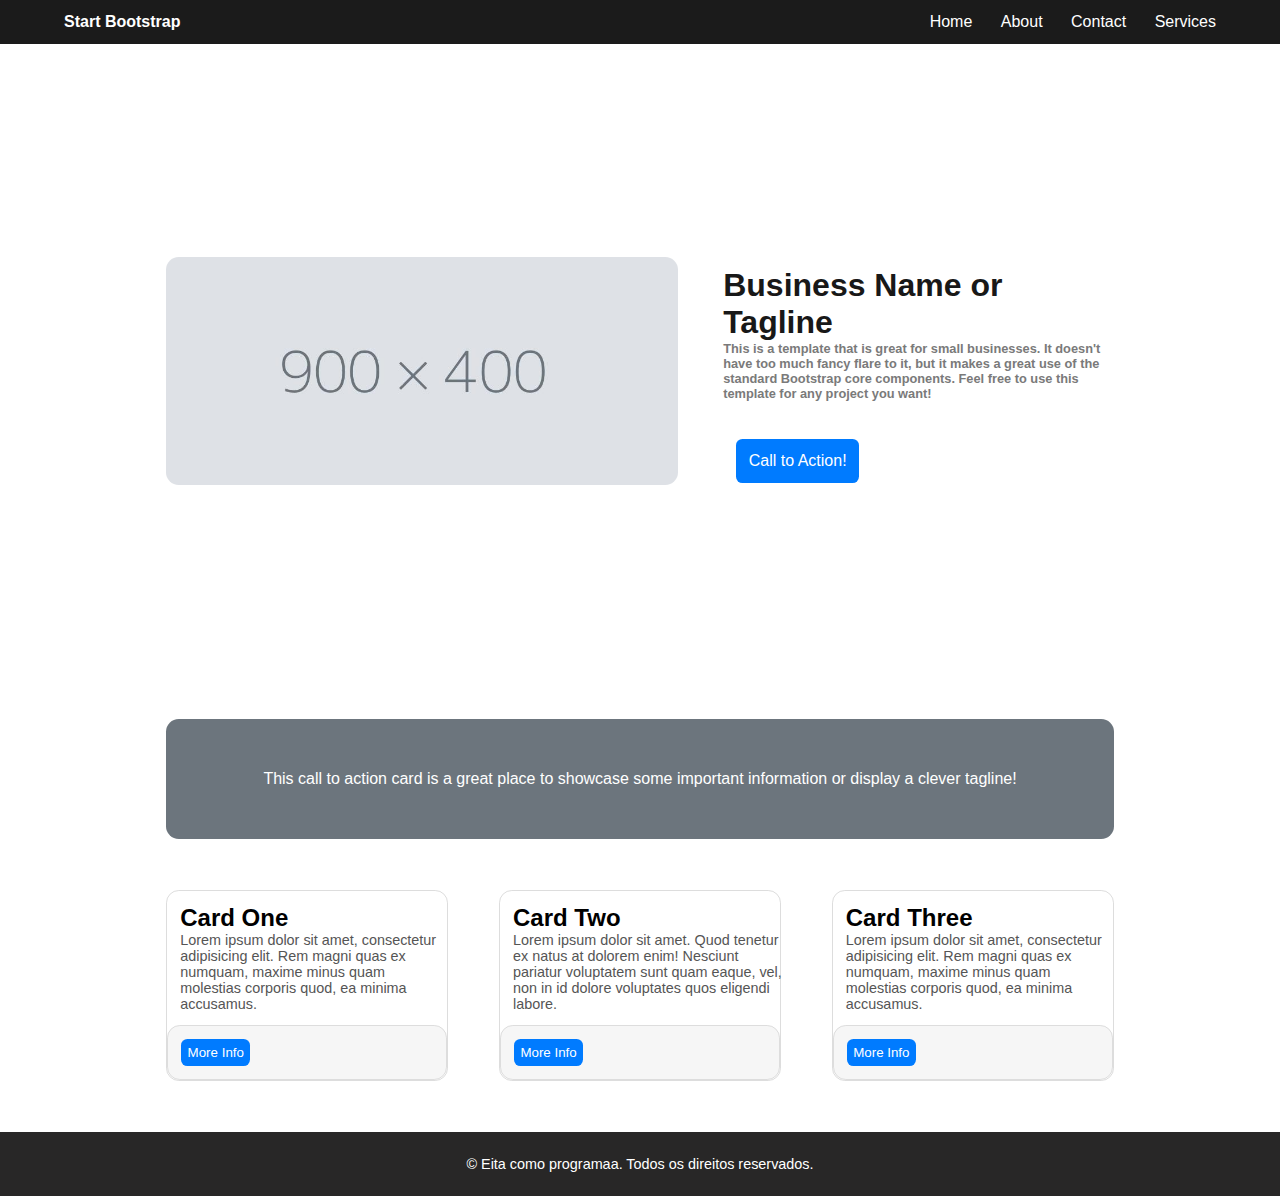
<file: Atvd1/index.html>
<!DOCTYPE html>
<html lang="en">

<head>
    <meta charset="UTF-8">
    <meta name="viewport" content="width=device-width, initial-scale=1.0">
    <title>Small Business - Projeto Escolar</title>
    <link rel="stylesheet" href="style.css">
</head>

<body>
    <!-- Cabeçalho -->
    <header>
        <div class="container">
            <div class="logo">
                <h1>Start Bootstrap</h1>
            </div>
            <nav>
                <a href="#home">Home</a>
                <a href="#">About</a>
                <a href="#">Contact</a>
                <a href="#">Services</a>
            </nav>
        </div>
    </header>

    <main>
        <section class="home">
            <div class="container2">
                <div class="container4">
                    <img src="img/phone.png" alt="Phone Image">
                </div>
                <div class="container3">
                    <h1>Business Name or Tagline</h1>
                    <h2>This is a template that is great for small businesses. It doesn't have too much fancy flare to
                        it, but it makes a great use of the standard Bootstrap core components. Feel free to use this
                        template for any project you want!</h2>
                    <button class="botao">Call to Action!</button>
                </div>
        </section>
    </main>

    <div class="container5">
        <p>This call to action card is a great place to showcase some important information or display a clever tagline!
        </p>
    </div>

    <div class="container6">
        <div class="container7">
            <div class="container8">
                <h2>Card One</h2>
                <p>Lorem ipsum dolor sit amet, consectetur adipisicing elit. Rem magni quas ex numquam, maxime minus
                    quam
                    molestias corporis quod, ea minima accusamus.</p>
            </div>
            <div class="container9">
                <button>More Info</button>
            </div>
        </div>
        <div class="container7">
            <div class="container8">
                <h2>Card Two</h2>
                <p>Lorem ipsum dolor sit amet. Quod tenetur ex natus at dolorem enim! Nesciunt pariatur voluptatem sunt quam eaque, vel, non in id dolore voluptates quos eligendi labore.</p>
            </div>
            <div class="container9">
                <button>More Info</button>
            </div>
        </div>
        <div class="container7">
            <div class="container8">
                <h2>Card Three</h2>
                <p>Lorem ipsum dolor sit amet, consectetur adipisicing elit. Rem magni quas ex numquam, maxime minus
                    quam
                    molestias corporis quod, ea minima accusamus.</p>
            </div>
            <div class="container9">
                <button>More Info</button>

            </div>
        </div>
    </div>

    <!-- Rodapé -->
    <footer>
        <p>&copy; Eita como programaa. Todos os direitos reservados.</p>
    </footer>
</body>

</html>
</file>
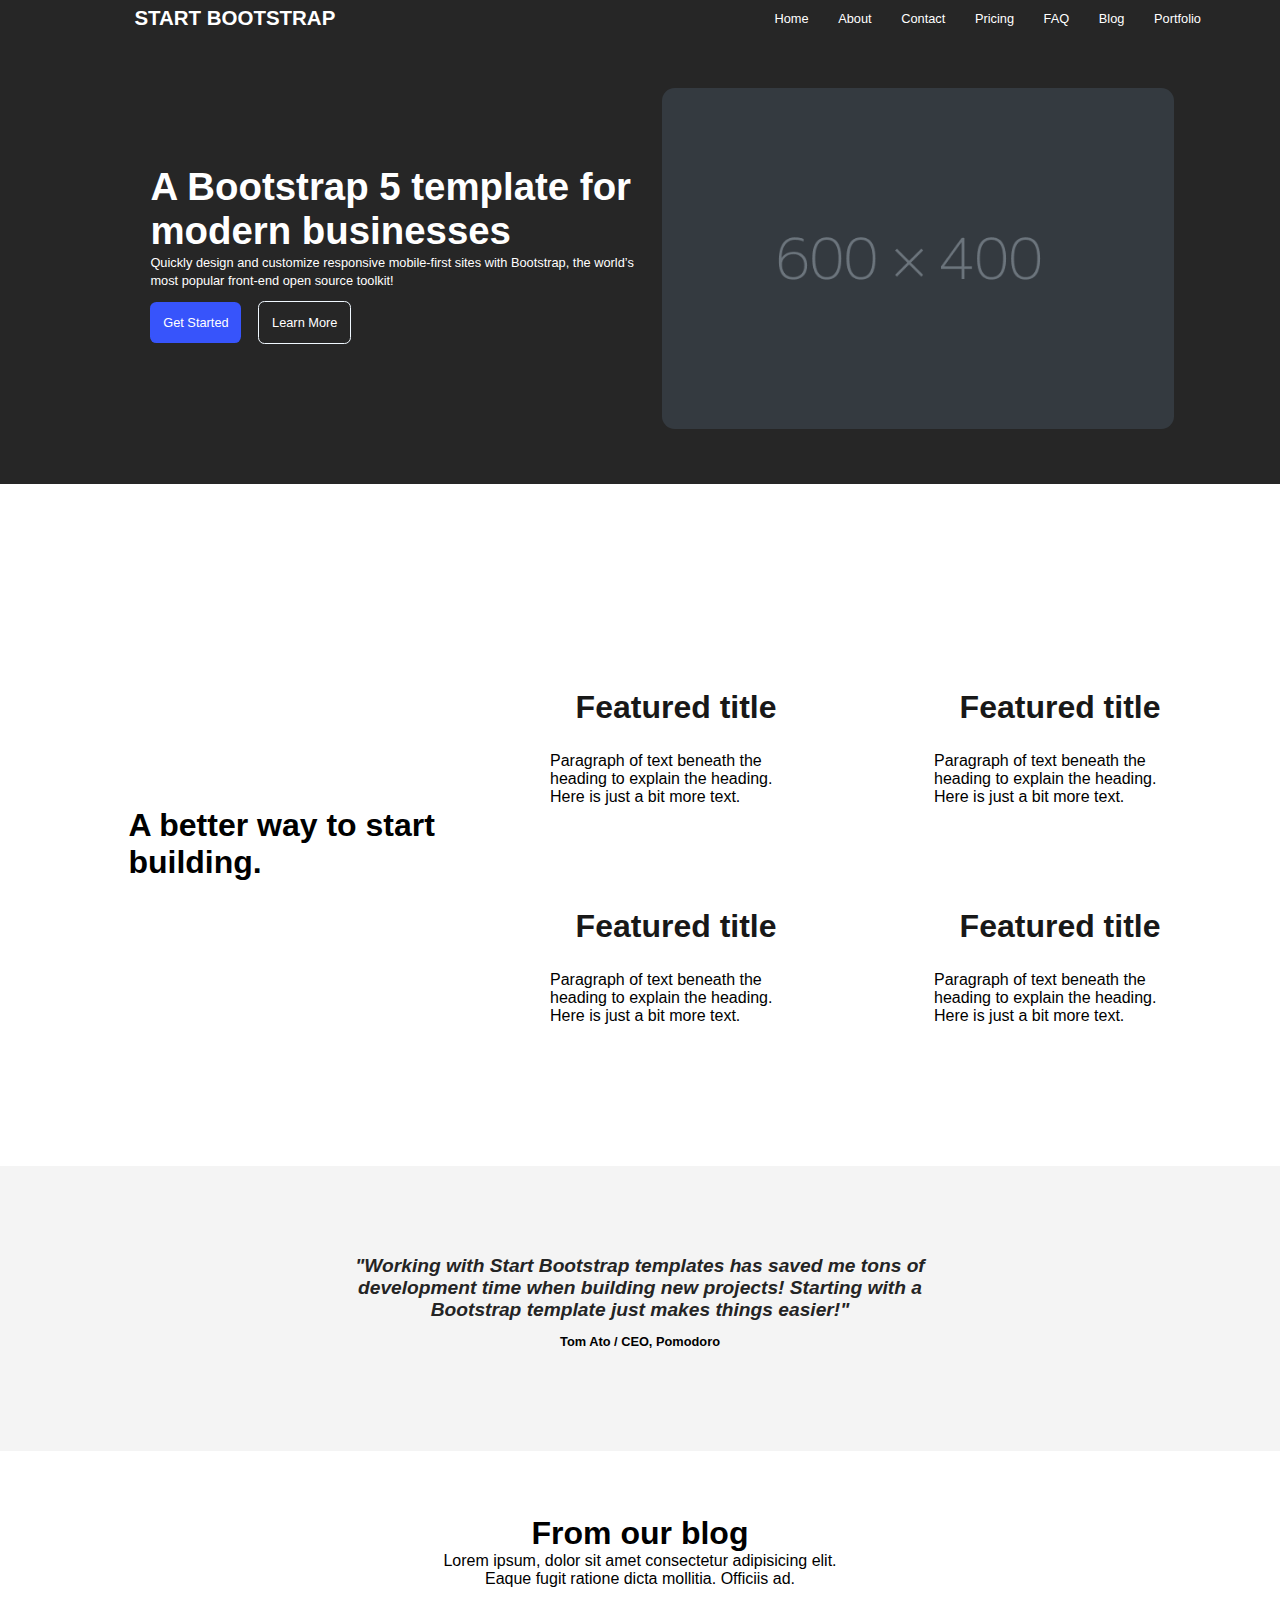
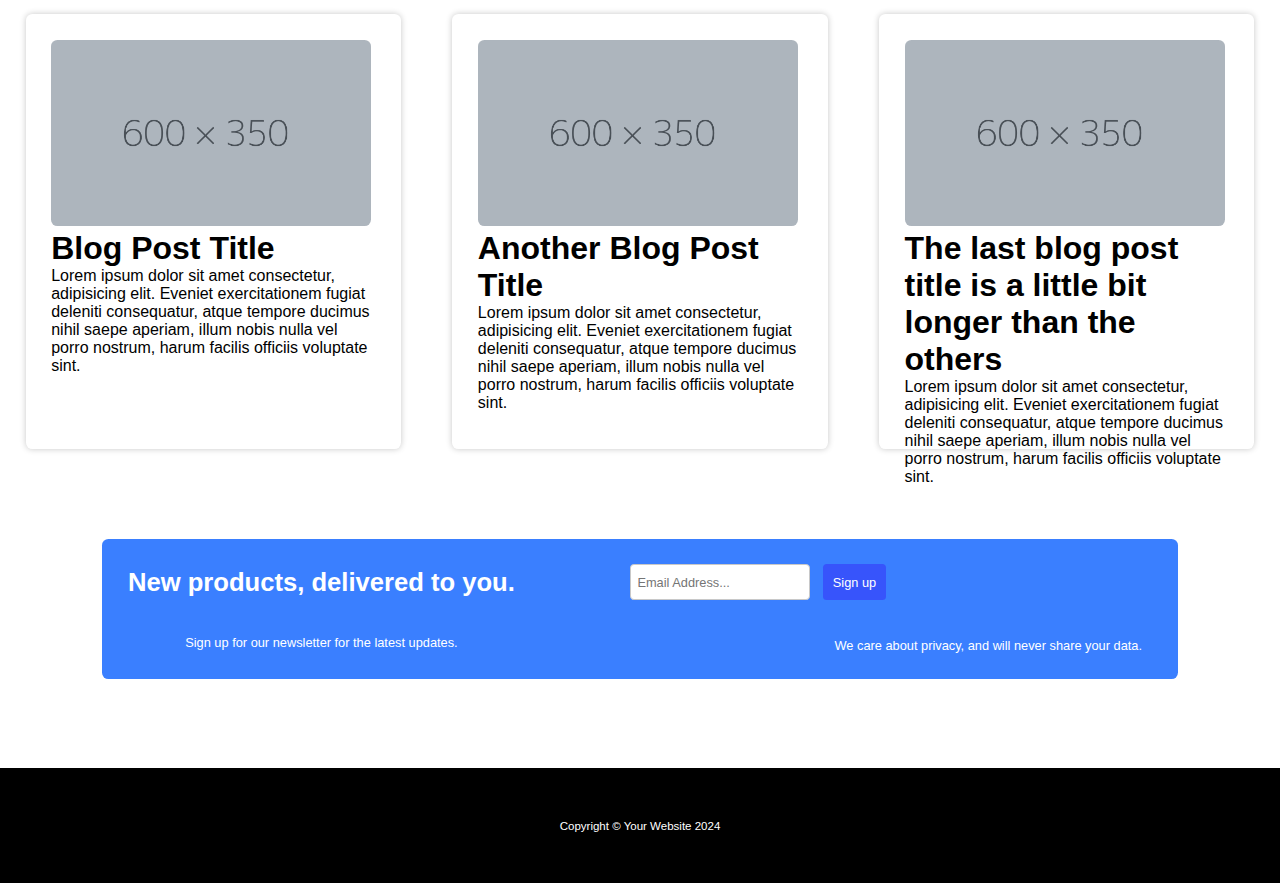
<file: Atvd2/index.html>
<!DOCTYPE html>
<html lang="en">

<head>
    <meta charset="UTF-8">
    <meta name="viewport" content="width=device-width, initial-scale=1.0">
    <title>Document</title>
    <link rel="stylesheet" href="style.css">
</head>

<body>
    <header>
        <div class="container">
            <div class="titulo">
                <h1>START BOOTSTRAP</h1>
            </div>
            <div class="links">
                <a href="#">Home</a>
                <a href="#">About</a>
                <a href="#">Contact</a>
                <a href="#">Pricing</a>
                <a href="#">FAQ</a>
                <a href="#">Blog</a>
                <a href="#">Portfolio</a>
            </div>
        </div>
    </header>

    <main>
        <div class="container2">
            <div class="textos">
                <h1>A Bootstrap 5 template for modern businesses</h1>
                <span>Quickly design and customize responsive mobile-first sites with Bootstrap, the world’s most
                    popular front-end open source toolkit!</span>
                <br>
                <button class="botao">Get Started</button>
                <button class="botao2">Learn More</button>

            </div>

            <div class="imagem">
                <img src="img/phone.png" alt="">
            </div>
        </div>


        <div class="container3">
            <div class="container4">
                <h1>A better way to start <br> building.</h1>
            </div>
            <div class="container5">
                <div class="div1">
                    <h1>Featured title</h1>
                    <span>Paragraph of text beneath the heading to explain the heading. Here is just a bit more
                        text.</span>
                </div>
                <div class="div2">
                    <h1>Featured title</h1>
                    <span>Paragraph of text beneath the heading to explain the heading. Here is just a bit more
                        text.</span>
                </div>
            </div>
            <div class="container5">
                <div class="div1">
                    <h1>Featured title</h1>
                    <span>Paragraph of text beneath the heading to explain the heading. Here is just a bit more
                        text.</span>
                </div>
                <div class="div2">
                    <h1>Featured title</h1>
                    <span>Paragraph of text beneath the heading to explain the heading. Here is just a bit more
                        text.</span>
                </div>
            </div>
        </div>

        <div class="container6">
            <div class="container7">
                <h1>"Working with Start Bootstrap templates has saved me tons of <br> development time when building new
                    projects! Starting with a <br> Bootstrap template just makes things easier!"</h1>
                <h2> Tom Ato / CEO, Pomodoro</h2>
            </div>
        </div>


        <div class="container8">
            <h1>From our blog</h1>
            <span>Lorem ipsum, dolor sit amet consectetur adipisicing elit. <br> Eaque fugit ratione dicta mollitia.
                Officiis
                ad.</span>
        </div>

        <div class="container9">
            <div class="div3">
                <img src="img/ok.png" alt="">
                <h1>Blog Post Title</h1>
                <span>Lorem ipsum dolor sit amet consectetur, adipisicing elit. Eveniet exercitationem fugiat deleniti
                    consequatur, atque tempore ducimus nihil saepe aperiam, illum nobis nulla vel porro nostrum, harum
                    facilis officiis voluptate sint.</span>
            </div>
            <div class="div3">
                <img src="img/ok.png" alt="">
                <h1>Another Blog Post Title</h1>
                <span>Lorem ipsum dolor sit amet consectetur, adipisicing elit. Eveniet exercitationem fugiat deleniti
                    consequatur, atque tempore ducimus nihil saepe aperiam, illum nobis nulla vel porro nostrum, harum
                    facilis officiis voluptate sint.</span>
            </div>
            <div class="div3">
                <img src="img/ok.png" alt="">
                <h1>The last blog post title is a little bit longer than the others</h1>
                <span>Lorem ipsum dolor sit amet consectetur, adipisicing elit. Eveniet exercitationem fugiat deleniti
                    consequatur, atque tempore ducimus nihil saepe aperiam, illum nobis nulla vel porro nostrum, harum
                    facilis officiis voluptate sint.</span>
            </div>
        </div>

        <div class="container10">
            <div class="container11">
                <div class="container14">
                    <h1>New products, delivered to you.</h1>
                    <span>Sign up for our newsletter for the latest updates.</span>
                </div>
                <div class="container12">
                    <div class="container13">
                        <input type="email" placeholder="Email Address...">
                        <button class="botao3">Sign up</button>
                    </div>
                    <span>We care about privacy, and will never share your data.</span>
                </div>
            </div>
        </div>
        

    </main>

    <footer>
        <span>Copyright © Your Website 2024</span>
    </footer>

</body>

</html>
</file>
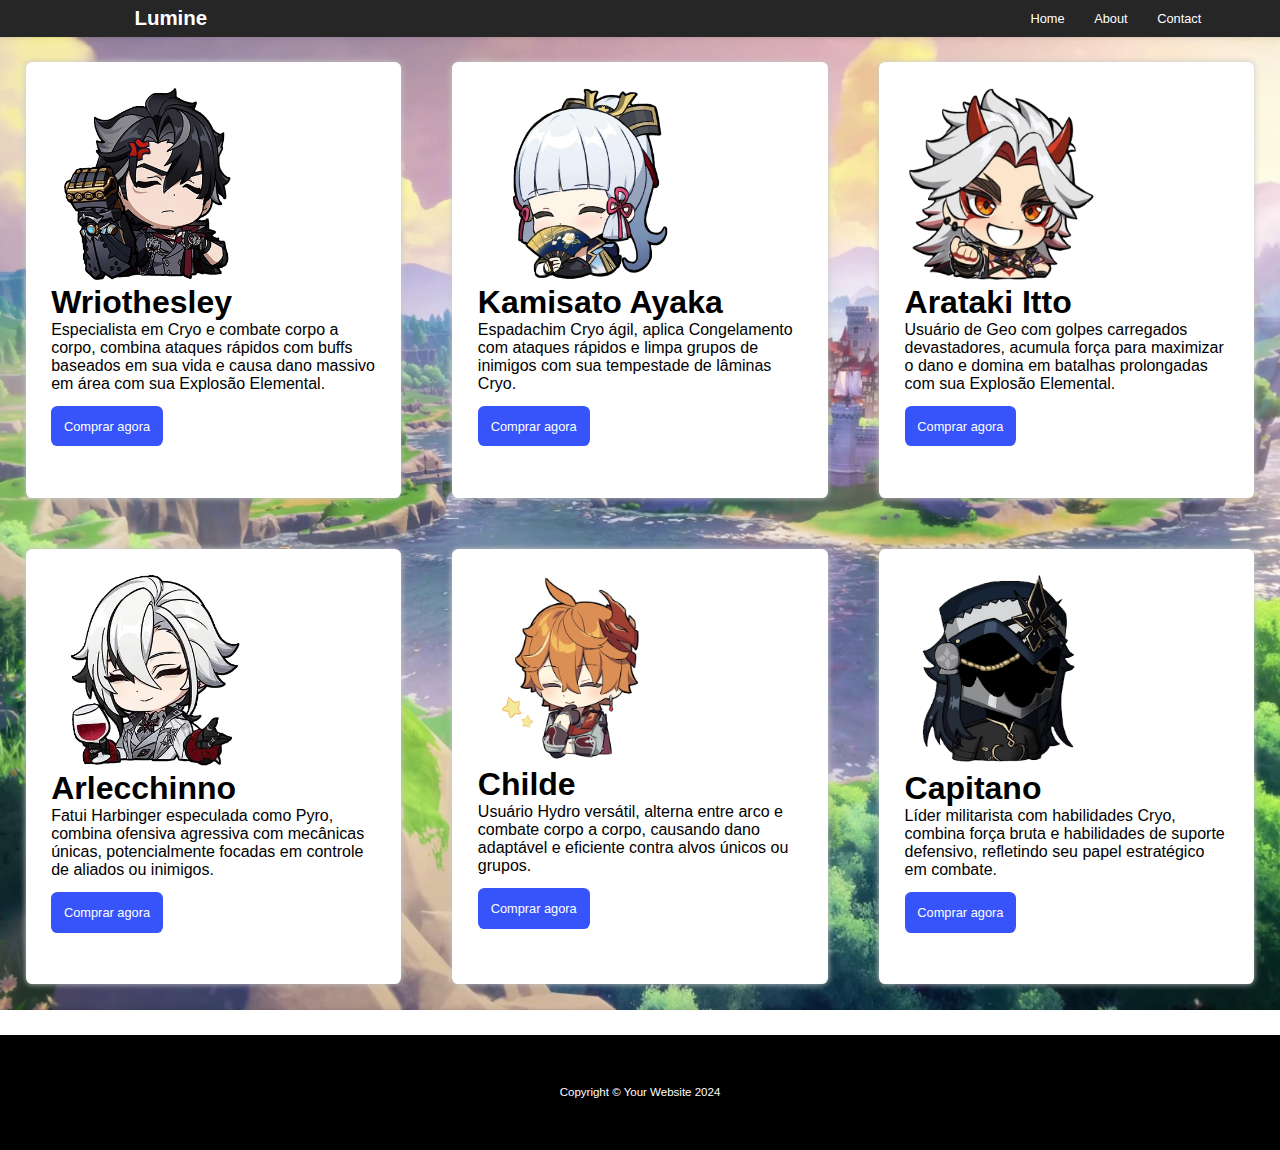
<file: Lojinha/index.html>
<!DOCTYPE html>
<html lang="en">

<head>
    <meta charset="UTF-8">
    <meta name="viewport" content="width=device-width, initial-scale=1.0">
    <title>Document</title>
    <link rel="stylesheet" href="style.css">
</head>

<body>
    <header>
        <div class="container">
            <div class="titulo">
                <h1>Lumine</h1>
            </div>
            <div class="links">
                <a href="#">Home</a>
                <a href="#">About</a>
                <a href="#">Contact</a>
            </div>
        </div>
    </header>

    <main>

        <div class="container2">
            <div class="div1">
                <img src="img/wrio.png" alt="">
                <h1>Wriothesley</h1>
                <span>Especialista em Cryo e combate corpo a corpo, combina ataques rápidos com buffs baseados em sua
                    vida e causa dano massivo em área com sua Explosão Elemental.</span>
                <br>
                <button class="botao">Comprar agora</button>
            </div>
            <div class="div1">
                <img src="img/ayaka.png" alt="">
                <h1>Kamisato Ayaka</h1>
                <span>Espadachim Cryo ágil, aplica Congelamento com ataques rápidos e limpa grupos de inimigos com sua
                    tempestade de lâminas Cryo.</span>
                <br>
                <button class="botao">Comprar agora</button>
            </div>
            <div class="div1">
                <img src="img/itto.png" alt="">
                <h1>Arataki Itto</h1>
                <span>Usuário de Geo com golpes carregados devastadores, acumula força para maximizar o dano e domina em
                    batalhas prolongadas com sua Explosão Elemental.</span>
                <br>
                <button class="botao">Comprar agora</button>
            </div>
        </div>
        <div class="container2">
            <div class="div1">
                <img src="img/arlecchinno.png" alt="">
                <h1>Arlecchinno</h1>
                <span>Fatui Harbinger especulada como Pyro, combina ofensiva agressiva com mecânicas únicas,
                    potencialmente focadas em controle de aliados ou inimigos.</span>
                <br>
                <button class="botao">Comprar agora</button>
            </div>
            <div class="div1">
                <img src="img/childe.png" alt="">
                <h1>Childe</h1>
                <span>Usuário Hydro versátil, alterna entre arco e combate corpo a corpo, causando dano adaptável e
                    eficiente contra alvos únicos ou grupos.</span>
                <br>
                <button class="botao">Comprar agora</button>
            </div>
            <div class="div1">
                <img src="img/capitano.png" alt="">
                <h1>Capitano</h1>
                <span>Líder militarista com habilidades Cryo, combina força bruta e habilidades de suporte defensivo,
                    refletindo seu papel estratégico em combate.</span>
                <br>
                <button class="botao">Comprar agora</button>
            </div>
        </div>


    </main>

    <footer>
        <span>Copyright © Your Website 2024</span>
    </footer>

</body>

</html>
</file>
<file: Atvd1/style.css>
* {
    margin: 0;
    padding: 0;
    box-sizing: border-box;
    font-family: 'Trebuchet MS', 'Lucida Sans Unicode', 'Lucida Grande', 'Lucida Sans', Arial, sans-serif;
}

body {
    display: flex;
    flex-direction: column;
    min-height: 100vh;
}

header {
    background-color: #1b1b1b;
    color: white;
    padding: 1vw;

    & .container {
        display: flex;
        justify-content: space-between;
        align-items: center;
        max-width: 1200px;
        margin: 0 auto;
        padding: 0 1.5rem;
    }

    & .logo h1 {
        font-size: 1rem;
    }

    & nav a {
        color: white;
        text-decoration: none;
        margin-left: 1.5rem;
        font-size: 1rem;
        transition: color 0.3s ease;
    }

    & nav a:hover {
        color: #cfcfcf;
    }
}

main {
    width: 100vw;
    background: white;
    display: flex;
    align-items: center;
    justify-content: center;
}

.container2 {
    width: 100vw;
    height: 75vh;
    background: white;
    display: flex;
    align-items: center;
    justify-content: center;

    & .container3 {
        width: 60vw;
        border-radius: 1vw;
        padding: 6vw;
        margin: 0.5vw;
        margin-right: 8vw;
        text-align: left;

        & h1 {
            font-size: 2.5vw;
            color: rgb(24, 24, 24);
            font-family: 'Trebuchet MS', 'Lucida Sans Unicode', 'Lucida Grande', 'Lucida Sans', Arial, sans-serif;
        }

        & h2 {
            font-size: 1.0vw;
            color: rgb(122, 122, 122);
            font-family: 'Segoe UI', Tahoma, Geneva, Verdana, sans-serif;
            margin-bottom: 2vw;
        }

        & img {
            width: 20vw;
            height: auto;
        }

        & button {
            background-color: #007bff;
            color: white;
            border: none;
            font-size: 1em;
            margin: 1vw;
            padding: 1vw;
            cursor: pointer;
            border-radius: 0.5vw;

            &:hover {
                background-color: #0056b3;
            }
        }

    }

    & .container4 {
        width: 40vw;
        background-color: rgb(255, 255, 255);
        border-radius: 1vw;
        padding: 8vw;
        margin: 5vw;
        text-align: center;

        & img {
            width: 40vw;
            border-radius: 1vw;
            margin-bottom: 1rem;
        }

    }
}

.container5 {
    border-radius: 1vw;
    margin-left: 13vw;
    margin-right: 13vw;
    background-color: #6c757d;
    color: white;
    padding: 4vw;
    text-align: center;

    & h1 {
        font-size: 1.8rem;
        padding: 5vw;
    }
}

.container6 {
    display: flex;
    justify-content: center;
    padding: 2vw;

    & .container7 {
        border: 1px solid #ddd;
        border-radius: 1vw;
        width: 22vw;
        text-align: left;
        margin: 2vw;

        & .container8 {
            border-radius: 1vw;
            padding: 1vw;
            width: 25vw;
            text-align: left;
        }

        & h2 {
            font-size: 1.5em;
        }

        & p {
            margin-right: 2vw;
            font-size: 0.9em;
            color: #555;
        }
    }

    & .container9 {
        border: 1px solid #ddd;
        background-color: #f6f6f6;
        border-radius: 1vw;
        justify-content:space-around;
        align-items: end;

        & button {
            background-color: #007bff;
            color: white;
            border: none;
            margin: 1vw;
            padding: 0.5vw;
            cursor: pointer;
            border-radius: 0.5vw;

            &:hover {
                background-color: #0056b3;
            }
        }
    }
}

footer {
    background-color: #282727;
    color: white;
    text-align: center;
    padding: 1.5rem;
    font-size: 0.9rem;
}
</file>
<file: Atvd2/style.css>
* {
    padding: 0;
    margin: 0;
}

header {
    width: 100%;
    background: rgb(38, 38, 38);

    & .container {
        display: flex;
        justify-content: space-between;
        align-items: center;
        padding: 0.5vw;

        & .titulo {
            margin-left: 10vw;
            width: 30vw;
            color: white;
            font-family: 'Lucida Sans', 'Lucida Sans Regular', 'Lucida Grande', 'Lucida Sans Unicode', Geneva, Verdana, sans-serif;
            font-size: 0.8vw;

        }

        & .links {
            width: 40vw;

            & a {
                text-decoration: none;
                color: white;
                font-family: Arial, Helvetica, sans-serif;
                font-size: 1vw;
                margin: 1vw;
            }

            & a:hover {
                text-decoration: none;
                color: pink;
                cursor: pointer;
                font-family: Arial, Helvetica, sans-serif;
                font-size: 1vw;
                margin: 1vw;
            }

        }

    }

}

main {
    width: 100vw;

    & .container2 {
        padding: 4vw;
        display: flex;
        justify-content: center;
        align-items: center;
        width: 100vw;
        background: rgb(38, 38, 38);

        & .imagem {
            width: 45vw;

            & img {
                width: 40vw;
                height: auto;
                border-radius: 1vw;
            }

        }

        & .textos {
            width: 40vw;
            padding-left: 0.5vw;

            & h1 {
                color: rgb(255, 255, 255);
                font-size: 3vw;
                font-family: Arial, Helvetica, sans-serif;
            }

            & span {
                color: rgb(255, 255, 255);
                font-size: 1vw;
                font-family: Arial, Helvetica, sans-serif;
                font-weight: normal;
                margin-top: 3vw;
            }

            & .botao {
                margin-top: 1vw;
                background: rgb(55, 84, 251);
                padding: 1vw;
                border: none;
                border-radius: 0.5vw;
                color: white;
                font-size: 1vw;
                font-family: Arial, Helvetica, sans-serif;
            }

            & .botao2 {
                margin: 1vw;
                margin-top: 1vw;
                background: rgb(38, 38, 38);
                padding: 1vw;
                border: 1px solid;
                border-radius: 0.5vw;
                border-color: aliceblue;
                color: white;
                font-size: 1vw;
                font-family: Arial, Helvetica, sans-serif;
            }

        }

    }


    .container3 {
        width: 100vw;
        margin: 2vw;
        margin-top: 5vw;
        background: white;
        display: flex;
        align-items: center;
        justify-content: center;
        font-family: 'Segoe UI', Tahoma, Geneva, Verdana, sans-serif;
        text-align: left;

        & .container5 {
            width: 20vw;
            border-radius: 1vw;
            padding: 3vw;
            margin: 2vw;
            text-align: left;

        }

        & .container5 h1 {
            margin: 2vw;
            font-size: 2.5vw;
            color: rgb(24, 24, 24);
            font-family: 'Segoe UI', Tahoma, Geneva, Verdana, sans-serif;
            text-align: left;

        }

        & .div1 {
            width: 20vw;
            background-color: rgb(255, 255, 255);
            border-radius: 0.5vw;
            text-align: center;
            margin: 2vw;
            padding: 2vw;
            font-family: 'Segoe UI', Tahoma, Geneva, Verdana, sans-serif;
            text-align: left;
        }

        & .div2 {
            width: 20vw;
            background-color: rgb(255, 255, 255);
            border-radius: 0.5vw;
            text-align: center;
            margin: 2vw;
            padding: 2vw;
            font-family: 'Segoe UI', Tahoma, Geneva, Verdana, sans-serif;
            text-align: left;
        }
    }

    @media screen and(min-width: 900px) {
        .container3 {
            margin: 5vw;
            width: 2vw;
            background: red;
            width: 50vw;
            display: none;
        }

        .div1 {
            background: white;
            color: white;
            border-color: white;
            border: 0.1 solid white;
            width: 50vw;
        }

        .div2 {
            background: white;
            color: white;
            border-color: white;
            border: 0.1 solid white;
            width: 50vw;
        }
    }

    & .banner {
        background: white;
        border-radius: 0.5vw;
        padding: 2vw;
        color: black;
        font-size: 0.8vw;
        text-align: center;
        width: 80vw;
        margin-top: 2vw;
        margin-left: 7vw;
        font-family: 'Segoe UI', Tahoma, Geneva, Verdana, sans-serif;
    }
}


.container6 {
    overflow: hidden;
    background: rgb(244, 244, 244);

    & .container7 {
        margin: 5vw;
        text-align: center;
        color: rgb(36, 36, 36);
        padding: 2vw;
        border-radius: 1vw;

        & h1 {
            font-style: italic;
            font-size: 1.5vw;
            margin-bottom: 1vw;
            font-family: 'Segoe UI', Tahoma, Geneva, Verdana, sans-serif;
        }

        & h2 {
            font-size: 1vw;
            margin-bottom: 1vw;
            color: rgb(0, 0, 0);
            font-family: 'Lucida Sans', 'Lucida Sans Regular', 'Lucida Grande', 'Lucida Sans Unicode', Geneva, Verdana, sans-serif;
        }

        & img {
            width: 20vw;
            height: auto;
        }
    }
}

.container8 {
    width: 100vw;
    margin-top: 5vw;
    align-items: center;
    justify-content: center;
    font-family: 'Segoe UI', Tahoma, Geneva, Verdana, sans-serif;
    text-align: center;
}

.container9 {
    width: 100vw;
    display: flex;
    align-items: center;
    justify-content: center;
    font-family: 'Segoe UI', Tahoma, Geneva, Verdana, sans-serif;
    text-align: left;

    & .div3 {
        height: 30vw;
        box-shadow: 0vw 0vw 0.5vw rgb(199, 199, 199);
        align-items: center;
        justify-content: center;
        width: 26vw;
        background-color: rgb(255, 255, 255);
        border-radius: 0.5vw;
        text-align: center;
        margin: 2vw;
        padding: 2vw;
        font-family: 'Segoe UI', Tahoma, Geneva, Verdana, sans-serif;
        text-align: left;

        & img {
            align-items: top;
            justify-content: top;
            width: 25vw;
            border-radius: 0.5vw;
            height: auto;
        }
    }

}


.container10 {
    display: flex;
    justify-content: center;
    align-items: center;
    width: 100vw;
    background: rgb(255, 255, 255);

    & .container11 {
        display: flex;
        flex-wrap: wrap;
        width: 80vw;
        padding: 2vw;
        margin: 5vw;
        border-radius: 0.5vw;
        background: rgb(58, 127, 255);

        & h1 {
            color: rgb(255, 255, 255);
            font-size: 2vw;
            font-family: Arial, Helvetica, sans-serif;
        }

        & span {
            color: rgb(255, 255, 255);
            font-size: 1vw;
            font-family: Arial, Helvetica, sans-serif;
            font-weight: normal;
            margin-top: 3vw;
        }

        & .botao {
            margin-top: 1vw;
            background: rgb(55, 84, 251);
            padding: 1vw;
            border: none;
            border-radius: 0.5vw;
            color: white;
            font-size: 1vw;
            font-family: Arial, Helvetica, sans-serif;
        }

        & .container14 {
            text-align: left;
            display: flex;
            flex-direction: column;
            justify-content: center;
            align-items: center;

            & span{
                text-align: left;
            }
        }

        & .container12 {
            margin-left: 9vw;
            text-align: right;
            width: 50%;
            display: flex;
            flex-direction: column;
            justify-content: center;
        }

        & .container13 {
            display: flex;
            gap: 1vw;
        }

        & input {
            padding: 0.5vw;
            border: 1px solid rgb(200, 200, 200);
            border-radius: 0.3vw;
            font-size: 1vw;
        }

        & .botao3 {
            background: rgb(55, 84, 251);
            padding: 0.8vw;
            border: none;
            border-radius: 0.3vw;
            color: white;
            font-size: 1vw;
            cursor: pointer;
        }
    }
}



footer {
    background: black;
    padding: 4vw;
    margin-top: 2vw;
    text-align: center;
    color: white;
    font-size: 0.9vw;
    font-family: Arial, Helvetica, sans-serif;
}

@media screen and(min-width: 900px) {
    .container2 {
        width: 2vw;
        background: red;
        width: 50vw;
        display: none;
    }

    .cards {
        background: black;
        color: white;
        border-color: white;
        border: 0.1 solid white;
        width: 50vw;
    }
}
</file>
<file: Lojinha/style.css>
* {
    padding: 0;
    margin: 0;
}

header {
    width: 100%;
    background: rgb(38, 38, 38);

    & .container {
        display: flex;
        justify-content: space-between;
        align-items: center;
        padding: 0.5vw;

        & .titulo {
            margin-left: 10vw;
            width: 30vw;
            color: white;
            font-family: 'Lucida Sans', 'Lucida Sans Regular', 'Lucida Grande', 'Lucida Sans Unicode', Geneva, Verdana, sans-serif;
            font-size: 0.8vw;

        }

        & .links {
            width: 20vw;

            & a {
                text-decoration: none;
                color: white;
                font-family: Arial, Helvetica, sans-serif;
                font-size: 1vw;
                margin: 1vw;
            }

            & a:hover {
                text-decoration: none;
                color: pink;
                cursor: pointer;
                font-family: Arial, Helvetica, sans-serif;
                font-size: 1vw;
                margin: 1vw;
            }

        }

    }

}

main {
    width: 100vw;
    min-height: calc(100vh - (altura do header + altura do footer));
    background-image: url('img/background.png');
    background-size: cover;
    background-repeat: no-repeat;
    background-position: center;
}



.container2 {
    width: 100vw;
    display: flex;
    align-items: center;
    justify-content: center;
    font-family: 'Segoe UI', Tahoma, Geneva, Verdana, sans-serif;
    text-align: left;

    & .div1 {
        height: 30vw;
        box-shadow: 0vw 0vw 0.5vw rgb(199, 199, 199);
        align-items: center;
        justify-content: center;
        width: 26vw;
        background-color: rgb(255, 255, 255);
        border-radius: 0.5vw;
        text-align: center;
        margin: 2vw;
        padding: 2vw;
        font-family: 'Segoe UI', Tahoma, Geneva, Verdana, sans-serif;
        text-align: left;

        & img {
            align-items: center;
            justify-content: center;
            width: 15vw;
            border-radius: 0.5vw;
            height: auto;
        }

        & .botao {
            margin-top: 1vw;
            background: rgb(55, 84, 251);
            padding: 1vw;
            border: none;
            border-radius: 0.5vw;
            color: white;
            font-size: 1vw;
            font-family: Arial, Helvetica, sans-serif;
        }
    }

}


footer {
    background: black;
    padding: 4vw;
    margin-top: 2vw;
    text-align: center;
    color: white;
    font-size: 0.9vw;
    font-family: Arial, Helvetica, sans-serif;
}

@media screen and (max-width: 900px) {
    .container2 {
        flex-direction: column;
        align-items: center;
        justify-content: flex-start;
    }

    .div1 {
        width: 90vw;
        margin: 1vw 0;
        font-size: 4vw;
    }

    .div1 img {
        width: 100%;
    }

    .div1 .botao {
        font-size: 3vw;
        padding: 2vw;
    }
}
</file>
